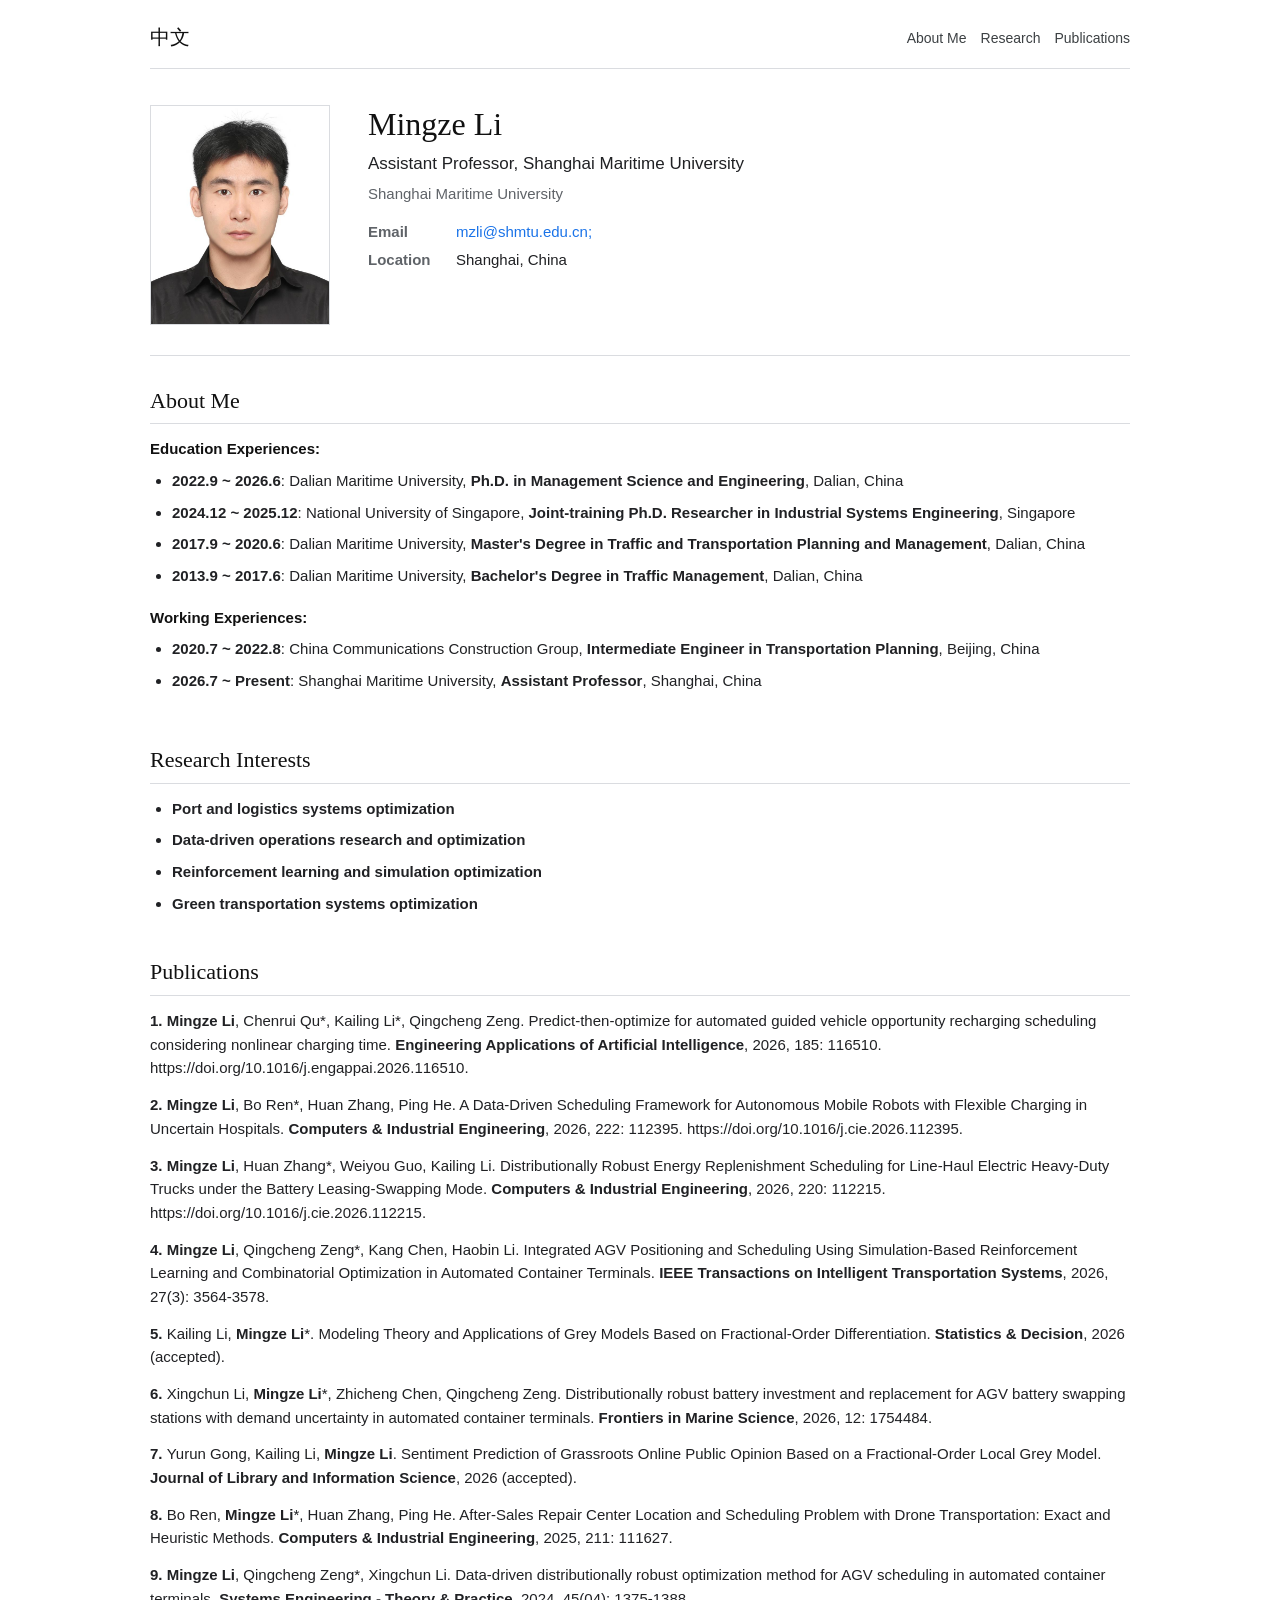
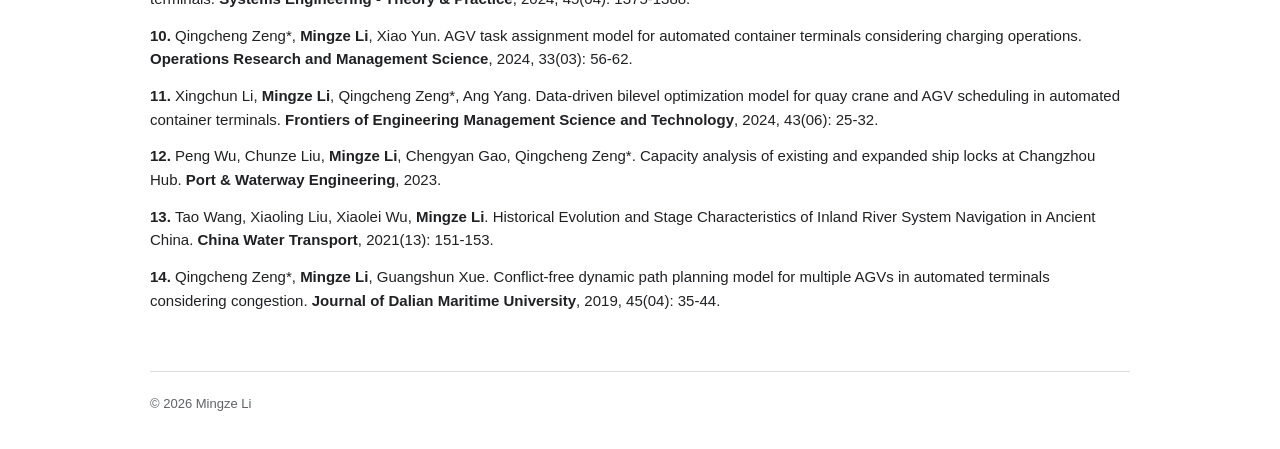
<file: index.html>
<!doctype html>
<html lang="en">
  <head>
    <meta charset="utf-8" />
    <meta name="viewport" content="width=device-width, initial-scale=1" />
    <title>Mingze Li | Academic Homepage</title>
    <meta
      name="description"
      content="Academic homepage for Mingze Li: port and logistics systems optimization, data-driven operations research and optimization, reinforcement learning, simulation optimization, and green transportation."
    />
    <meta property="og:title" content="Mingze Li | Academic Homepage" />
    <meta
      property="og:description"
      content="Research in port and logistics systems optimization, data-driven operations research and optimization, reinforcement learning, simulation optimization, and green transportation."
    />
    <meta property="og:type" content="website" />
    <link rel="icon" href="assets/avatar.svg" />
    <link rel="stylesheet" href="styles.css" />
  </head>
  <body>
    <div class="page">
      <header class="site-header">
        <a class="site-title" href="zh.html">中文</a>
        <nav class="site-nav" aria-label="Primary navigation">
          <a href="#about">About Me</a>
          <a href="#research">Research</a>
          <a href="#publications">Publications</a>
        </nav>
      </header>

      <main id="home">
        <section class="profile-section" aria-label="Profile">
          <div class="profile-photo-wrap">
            <img class="profile-photo" src="assets/mingze-li.svg" alt="Mingze Li portrait" />
          </div>
          <div class="profile-copy">
            <h1 data-field="name">Mingze Li</h1>
            <p class="profile-title" data-field="title">Assistant Professor, Shanghai Maritime University</p>
            <p class="profile-affiliation" data-field="affiliation">Shanghai Maritime University</p>
            <dl class="contact-list">
              <div>
                <dt>Email</dt>
                <dd><a data-link="email" data-field="email" href="mailto:mzli@shmtu.edu.cn">mzli@shmtu.edu.cn;</a></dd>
              </div>
              <div>
                <dt>Location</dt>
                <dd data-field="location">Shanghai, China</dd>
              </div>
              <div id="profile-links" class="profile-links"></div>
            </dl>
          </div>
        </section>

        <section id="about" class="content-section about-section">
          <h2>About Me</h2>
          <div class="about-group">
            <h3>Education Experiences:</h3>
            <ul class="about-experience-list" id="about-education-list"></ul>
          </div>
          <div class="about-group">
            <h3>Working Experiences:</h3>
            <ul class="about-experience-list" id="about-work-list"></ul>
          </div>
        </section>

        <section id="research" class="content-section">
          <h2>Research Interests</h2>
          <ul class="interest-list" id="research-list"></ul>
        </section>

        <section id="publications" class="content-section">
          <h2>Publications</h2>
          <ol class="publication-list" id="publication-list"></ol>
        </section>
      </main>

      <footer class="site-footer">
        <span>&copy; <span id="year"></span> <span data-field="name">Mingze Li</span></span>
      </footer>
    </div>

    <script>window.SITE_LOCALE = "en";</script>
    <script src="site-data.js?v=20261019-2"></script>
    <script src="main.js"></script>
  </body>
</html>
</file>
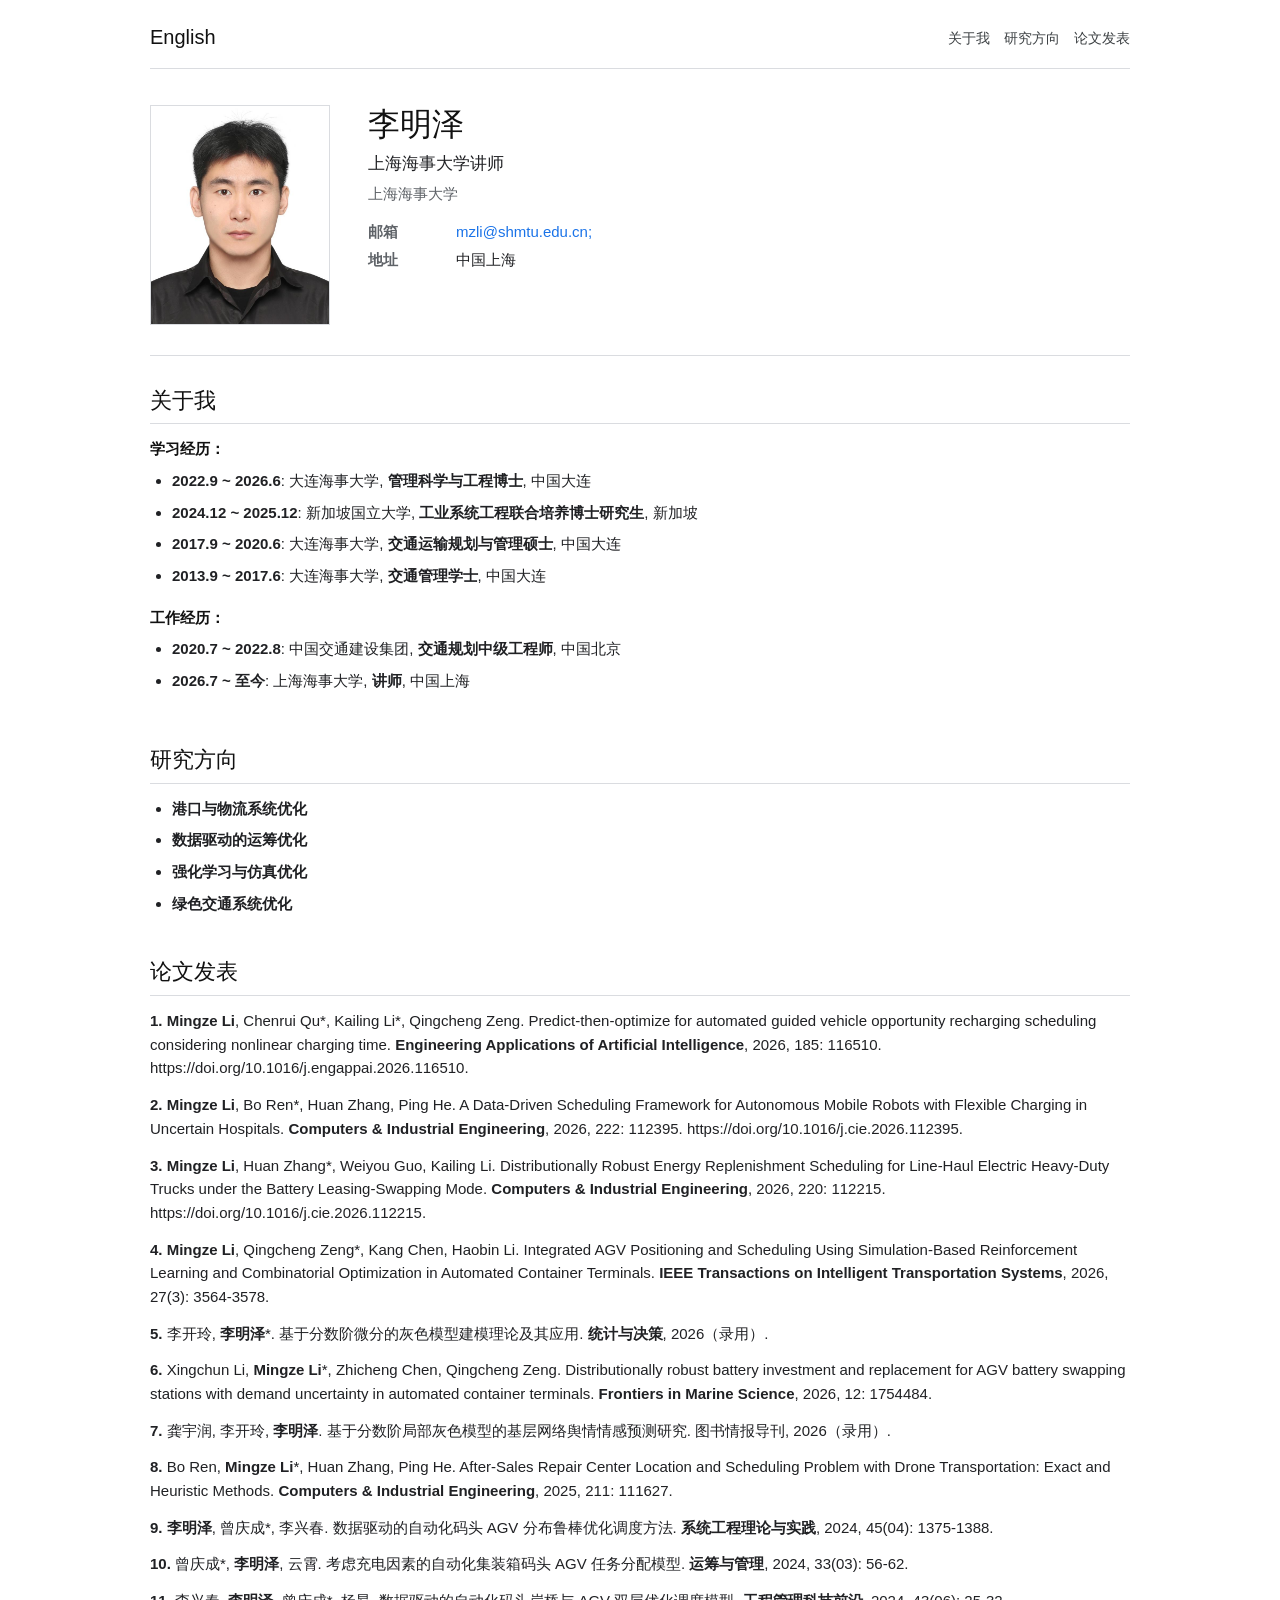
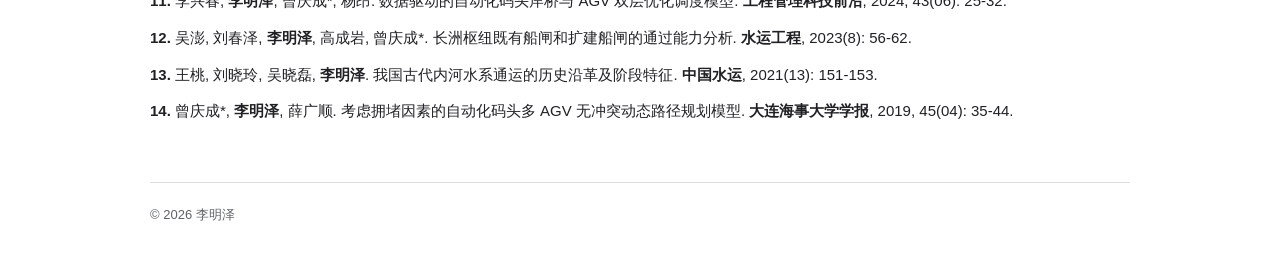
<file: zh.html>
<!doctype html>
<html lang="zh-CN">
  <head>
    <meta charset="utf-8" />
    <meta name="viewport" content="width=device-width, initial-scale=1" />
    <title>李明泽 | 学术主页</title>
    <meta
      name="description"
      content="李明泽的学术主页：港口与物流系统优化、数据驱动的运筹优化、强化学习与仿真优化、绿色交通。"
    />
    <meta property="og:title" content="李明泽 | 学术主页" />
    <meta
      property="og:description"
      content="研究方向包括港口与物流系统优化、数据驱动的运筹优化、强化学习与仿真优化、绿色交通。"
    />
    <meta property="og:type" content="website" />
    <link rel="icon" href="assets/avatar.svg" />
    <link rel="stylesheet" href="styles.css" />
  </head>
  <body>
    <div class="page">
      <header class="site-header">
        <a class="site-title" href="index.html">English</a>
        <nav class="site-nav" aria-label="主导航">
          <a href="#about">关于我</a>
          <a href="#research">研究方向</a>
          <a href="#publications">论文发表</a>
        </nav>
      </header>

      <main id="home">
        <section class="profile-section" aria-label="个人信息">
          <div class="profile-photo-wrap">
            <img class="profile-photo" src="assets/mingze-li.svg" alt="李明泽头像" />
          </div>
          <div class="profile-copy">
            <h1 data-field="name">李明泽</h1>
            <p class="profile-title" data-field="title">上海海事大学讲师</p>
            <p class="profile-affiliation" data-field="affiliation">上海海事大学</p>
            <dl class="contact-list">
              <div>
                <dt>邮箱</dt>
                <dd><a data-link="email" data-field="email" href="mailto:mzli@shmtu.edu.cn">mzli@shmtu.edu.cn;</a></dd>
              </div>
              <div>
                <dt>地址</dt>
                <dd data-field="location">中国上海</dd>
              </div>
              <div id="profile-links" class="profile-links"></div>
            </dl>
          </div>
        </section>

        <section id="about" class="content-section about-section">
          <h2>关于我</h2>
          <div class="about-group">
            <h3>学习经历：</h3>
            <ul class="about-experience-list" id="about-education-list"></ul>
          </div>
          <div class="about-group">
            <h3>工作经历：</h3>
            <ul class="about-experience-list" id="about-work-list"></ul>
          </div>
        </section>

        <section id="research" class="content-section">
          <h2>研究方向</h2>
          <ul class="interest-list" id="research-list"></ul>
        </section>

        <section id="publications" class="content-section">
          <h2>论文发表</h2>
          <ol class="publication-list" id="publication-list"></ol>
        </section>
      </main>

      <footer class="site-footer">
        <span>&copy; <span id="year"></span> <span data-field="name">李明泽</span></span>
      </footer>
    </div>

    <script>window.SITE_LOCALE = "zh";</script>
    <script src="site-data.js?v=20261019-2"></script>
    <script src="main.js"></script>
  </body>
</html>
</file>
<file: styles.css>
:root {
  color-scheme: light;
  --bg: #ffffff;
  --text: #202124;
  --muted: #5f6368;
  --border: #dadce0;
  --link: #1a73e8;
  --heading: #111111;
  --nav-bg: #f8f9fa;
  font-family: Arial, Helvetica, sans-serif;
}

* {
  box-sizing: border-box;
}

html {
  scroll-behavior: smooth;
}

body {
  margin: 0;
  background: var(--bg);
  color: var(--text);
  font-size: 15px;
  line-height: 1.58;
}

a {
  color: var(--link);
  text-decoration: none;
}

a:hover,
a:focus-visible {
  text-decoration: underline;
}

img {
  display: block;
  max-width: 100%;
}

.page {
  width: min(980px, calc(100% - 36px));
  margin: 0 auto;
}

.site-header {
  display: flex;
  align-items: center;
  justify-content: space-between;
  gap: 24px;
  padding: 22px 0 14px;
  border-bottom: 1px solid var(--border);
}

.site-title {
  color: var(--heading);
  font-size: 20px;
  font-weight: 500;
  white-space: nowrap;
}

.site-nav {
  display: flex;
  flex-wrap: wrap;
  justify-content: flex-end;
  gap: 14px;
  color: var(--muted);
  font-size: 14px;
}

.site-nav a {
  color: #3c4043;
}

main {
  padding: 28px 0 42px;
}

.profile-section {
  display: grid;
  grid-template-columns: 190px minmax(0, 1fr);
  gap: 28px;
  align-items: start;
  padding: 8px 0 30px;
  border-bottom: 1px solid var(--border);
}

.profile-photo-wrap {
  width: 180px;
}

.profile-photo {
  width: 180px;
  height: 220px;
  object-fit: cover;
  border: 1px solid var(--border);
  background: #f1f3f4;
}

h1,
h2,
h3,
p {
  margin-top: 0;
}

h1 {
  margin-bottom: 8px;
  color: var(--heading);
  font-family: Georgia, "Times New Roman", serif;
  font-size: 32px;
  font-weight: 500;
  line-height: 1.2;
}

h2 {
  margin: 0 0 13px;
  padding-bottom: 5px;
  border-bottom: 1px solid var(--border);
  color: var(--heading);
  font-family: Georgia, "Times New Roman", serif;
  font-size: 22px;
  font-weight: 500;
}

h3 {
  margin: 0 0 6px;
  font-size: 16px;
  font-weight: 600;
}

.profile-title {
  margin-bottom: 4px;
  font-size: 17px;
}

.profile-affiliation {
  margin-bottom: 14px;
  color: var(--muted);
}

.contact-list {
  display: grid;
  gap: 5px;
  margin: 0;
}

.contact-list div {
  display: grid;
  grid-template-columns: 78px minmax(0, 1fr);
  gap: 10px;
}

.contact-list dt {
  color: var(--muted);
  font-weight: 600;
}

.contact-list dd {
  margin: 0;
}

.profile-links {
  display: contents;
}

.profile-links a + a::before {
  content: " | ";
  color: var(--muted);
}

.content-section {
  padding: 28px 0 4px;
}

.content-section p {
  margin-bottom: 12px;
}

.about-group {
  margin-bottom: 18px;
}

.about-group h3 {
  margin-bottom: 8px;
  color: var(--heading);
  font-size: 15px;
  font-weight: 700;
}

.about-experience-list {
  margin: 0;
  padding-left: 22px;
}

.about-experience-list li {
  margin-bottom: 8px;
  color: var(--text);
  font-size: 15px;
  line-height: 1.58;
}

.about-date {
  color: var(--text);
}

.about-highlight {
  color: var(--text);
}

.plain-list,
.simple-list,
.interest-list,
.publication-list {
  margin: 0;
  padding-left: 22px;
}

.plain-list {
  padding-left: 0;
}

.plain-item {
  display: grid;
  grid-template-columns: 128px minmax(0, 1fr);
  gap: 12px;
  margin-bottom: 8px;
}

.plain-date {
  color: var(--muted);
  white-space: nowrap;
}

.plain-title {
  margin: 0;
}

.plain-note {
  color: var(--muted);
}

.interest-list li,
.simple-list li {
  margin-bottom: 8px;
}

.publication-list {
  list-style: none;
  padding-left: 0;
}

.publication-list li {
  margin-bottom: 13px;
  padding-left: 0;
}

.publication-number {
  font-weight: 600;
}

.publication-title {
  font-weight: 600;
}

.publication-meta {
  color: var(--muted);
}

.publication-links {
  white-space: nowrap;
}

.publication-links a + a::before {
  content: " | ";
  color: var(--muted);
}

.detailed-list {
  display: grid;
  gap: 16px;
}

.detail-item {
  padding-bottom: 14px;
  border-bottom: 1px solid var(--border);
}

.detail-item:last-child {
  border-bottom: 0;
  padding-bottom: 0;
}

.detail-item h3 {
  margin-bottom: 3px;
}

.detail-meta {
  margin-bottom: 6px;
  color: var(--muted);
}

.detail-list {
  margin: 6px 0 0;
  padding-left: 22px;
}

.detail-list li {
  margin-bottom: 5px;
}

.site-footer {
  padding: 22px 0 34px;
  border-top: 1px solid var(--border);
  color: var(--muted);
  font-size: 13px;
}

@media (max-width: 760px) {
  .page {
    width: min(100% - 28px, 980px);
  }

  .site-header,
  .profile-section {
    grid-template-columns: 1fr;
  }

  .site-header {
    align-items: flex-start;
    flex-direction: column;
    gap: 10px;
  }

  .site-nav {
    justify-content: flex-start;
  }

  .profile-section {
    display: block;
  }

  .profile-photo-wrap {
    margin-bottom: 18px;
  }

  .plain-item,
  .contact-list div {
    grid-template-columns: 1fr;
    gap: 2px;
  }
}
</file>
